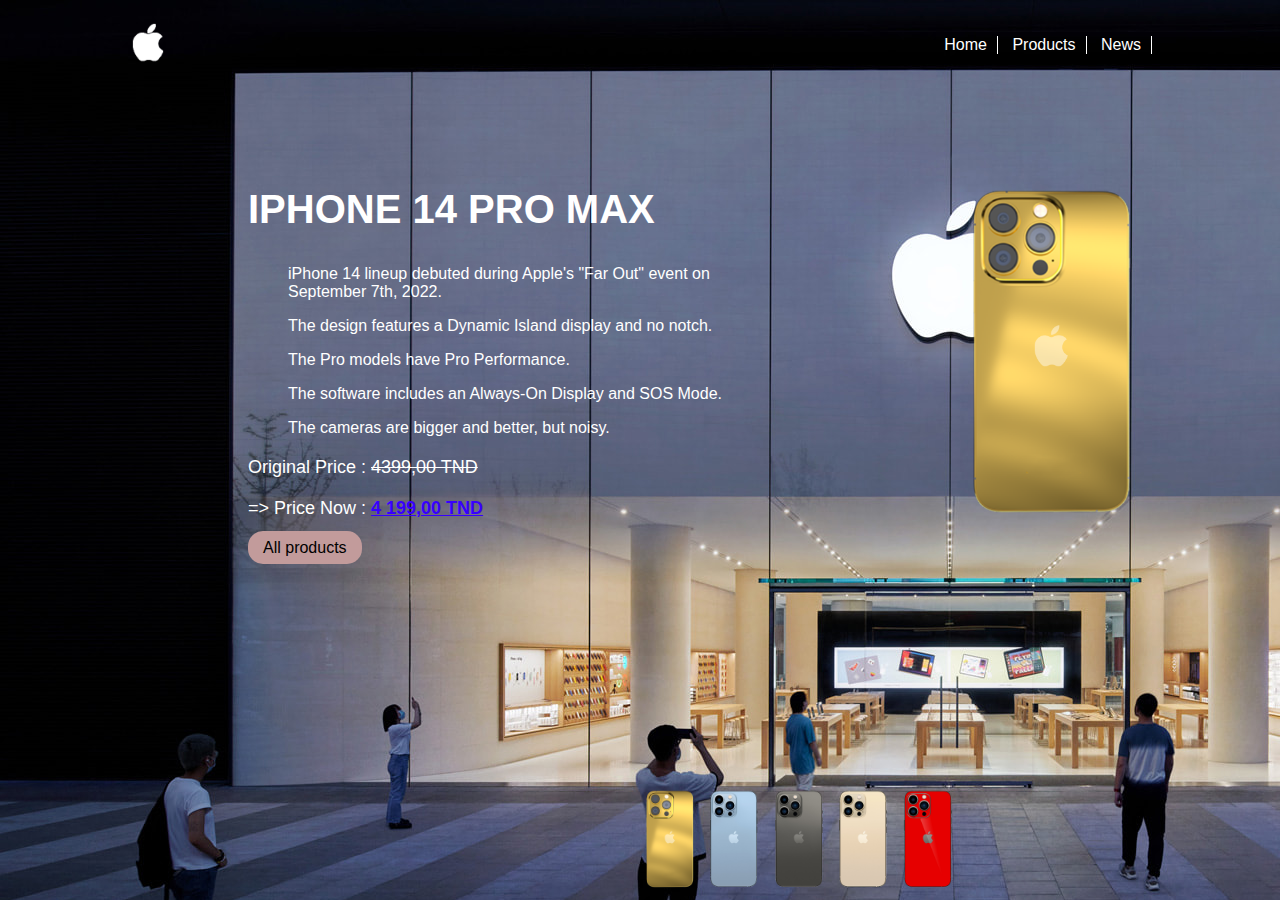
<file: index.html>
<!DOCTYPE html>
<html lang="en">
  <head>
    <meta charset="UTF-8" />
    <meta name="viewport" content="width=device-width, initial-scale=1.0" />
    <title>APPLE STORE</title>
    <link rel="stylesheet" href="index.css" />
  </head>
  <body  style="background-image:url(./image/1.jpg)">
    <div class="container">
      <header>
        <a href="#"><img src="photos/logo.png" class="logo" /></a>
        <ul class="border">
          <li class="lo"><a href="#">Home</a></li>
          <li class="lo"><a href="index2.html">Products</a></li>
          <li class="lo">
            <a href="https://www.apple.com/apple-news/">News</a>
          </li>
        </ul>
      </header>
      <div class="content">
        <div class="text">
          <h2>iphone 14 pro max</h2>
          <p>
            <ul> iPhone 14 lineup debuted during Apple's "Far Out" event on September 7th, 2022.</ul>
            <ul> The design features a Dynamic Island display and no notch.</ul>
            <ul>The Pro models have Pro Performance.</ul>
            <ul>The software includes an Always-On Display and SOS Mode.</ul>
            <ul>The cameras are bigger and better, but noisy.</ul>
          </p>

          <p>Original Price : <del> 4399,00 TND</del></p>
          <p>
            => Price Now :
            <ins style="color: rgb(55, 0, 255); font-weight: bold">4 199,00 TND</ins>
          </p>

          <a href="index2.html">All products</a>
        </div>
        <div class="image">
            <img class="img" src="photos/0.png" />
          </div>
      </div>
      <div class="icons">
        <img onclick="phones(this.src); colors('#000') " src="photos/0.png" />
        <img onclick="phones(this.src); colors('#247ec8')" src="photos/1.png" />
        <img onclick="phones(this.src); colors('#1e1e1e')" src="photos/2.png" />
        <img onclick="phones(this.src); colors('#c79b53')" src="photos/3.png" />
        <img onclick="phones(this.src); colors('#c82525')" src="photos/4.png" />
      </div>
    </div>
    <div id="user-status"></div>
    <script src="index.js"></script>
  </body>
</html>
</file>
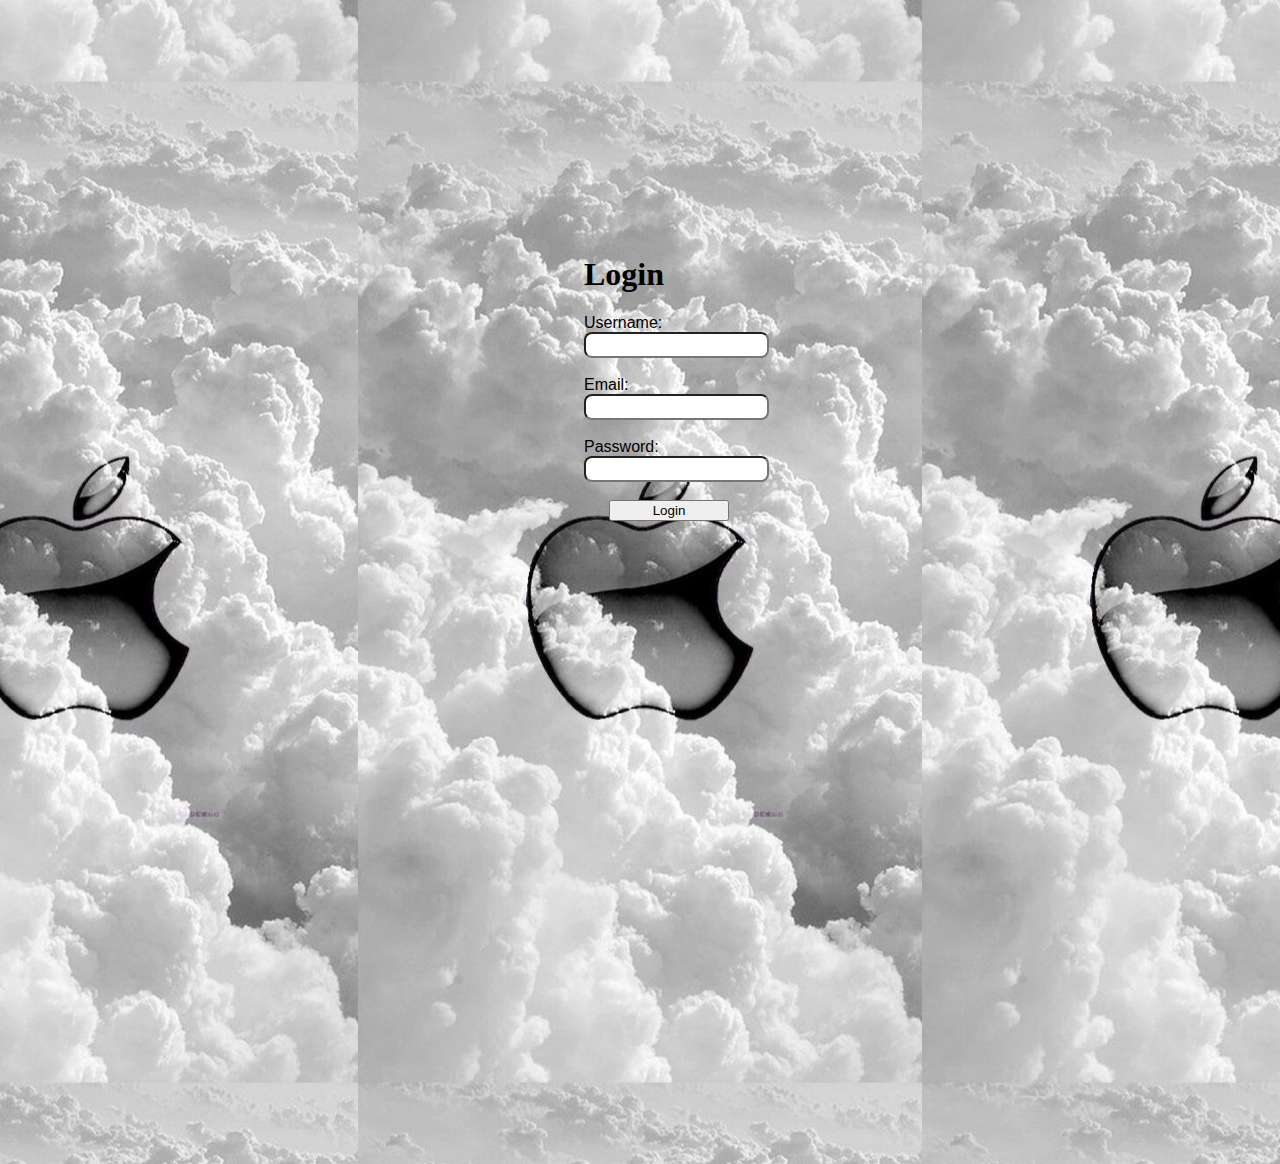
<file: login.html>
<!DOCTYPE html>
<html>
  <head>
    <meta charset="UTF-8" />
    <meta http-equiv="X-UA-Compatible" content="IE=edge" />
    <meta name="viewport" content="width=device-width, initial-scale=1.0" />
    <link rel="stylesheet" href="login.css" />
    <title>Document</title>
  </head>
  <body>
    <div class="all">
      <h1>Login</h1>
      <form id="login-form">
        <label id="label1">Username:</label><br />
        <input
          type="text"
          id="username"
          class="username"
          required
        /><br /><br />
        <label id="label2">Email:</label><br />
        <input type="email" id="email" class="email" required /><br /><br />

        <label id="label3">Password:</label><br />
        <input
          type="password"
          id="password"
          class="password"
          required
        /><br /><br />

        <button type="submit" class="butt">Login</button>
      </form>
    </div>
    <div id="message"></div>

    <script src="login.js"></script>
  </body>
</html>
</file>
<file: index.css>
body{
    padding:0;
    margin:0;
    font-family:sans-serif ;
}
.container{
   min-height: 100vh;
    width: 100%;
    overflow: hidden;
    position: relative;
}
header{
    display: flex;
    justify-content: space-between;
    align-items: center;
    width: 80%;
    margin: auto;
    padding:20px 0
}
.logo{
 width:40px
}
ul li {
   display: inline-block ;
   list-style-type: none;
}
ul li a{
    color: #fff ;
    text-decoration: none;
    margin: 0 10px;
 }
 .content{
   display: flex; 
   justify-content: space-between;
   align-items: center;
   width: 80%;
   margin: auto;
   margin-top: 5%;
   
 }
 .content .text{
    width: 50%;
    color: #fff;
 }
 .content .text h2{
    font-size: 40px;
    text-transform: uppercase;
 }
 .content .text p{
   font-size: 18px;
   margin: 20px 0;
   
    }
 .content .text a{
    text-decoration: none;
    background: rgb(194, 155, 155);
    color: black;
    padding: 8px 15px;
    border-radius: 15px;
   
 } 

 .content .image img{
    width: 200px;
 }
 .lo{
   border-right: 1px solid white;
 }
 .icons{
   position: absolute;                             
   bottom: 0;
   left: 50%;                                    
 }
 .icons img{
   width: 60px;
   cursor: pointer;
 }
 .icons img:hover{
   transform: scale(1.6);                       
}
#user-status{
 
 color: brown;
}
.text {
   margin-left: 120px;
}
</file>
<file: login.css>
#label1{
    font-family: Impact, Haettenschweiler, 'Arial Narrow Bold', sans-serif;
}
#label2{
    font-family: Impact, Haettenschweiler, 'Arial Narrow Bold', sans-serif;
}
#label3{
    font-family: Impact, Haettenschweiler, 'Arial Narrow Bold', sans-serif;
}

.all{
    margin-left: 45%;
    margin-top: 20%;
}
.username{
    height: 20px;
    border-radius: 8px;
}
.email{
    height: 20px;
    border-radius: 8px;   
}
.password{
    height: 20px;
    border-radius: 8px;
}

.butt{
    width: 120px;
    margin-left: 25px;
}
body{
    width: 100%;
    height: 100vh;
    background-image: url(./image/2.jpg);
    
    background-position: center;
}
</file>
